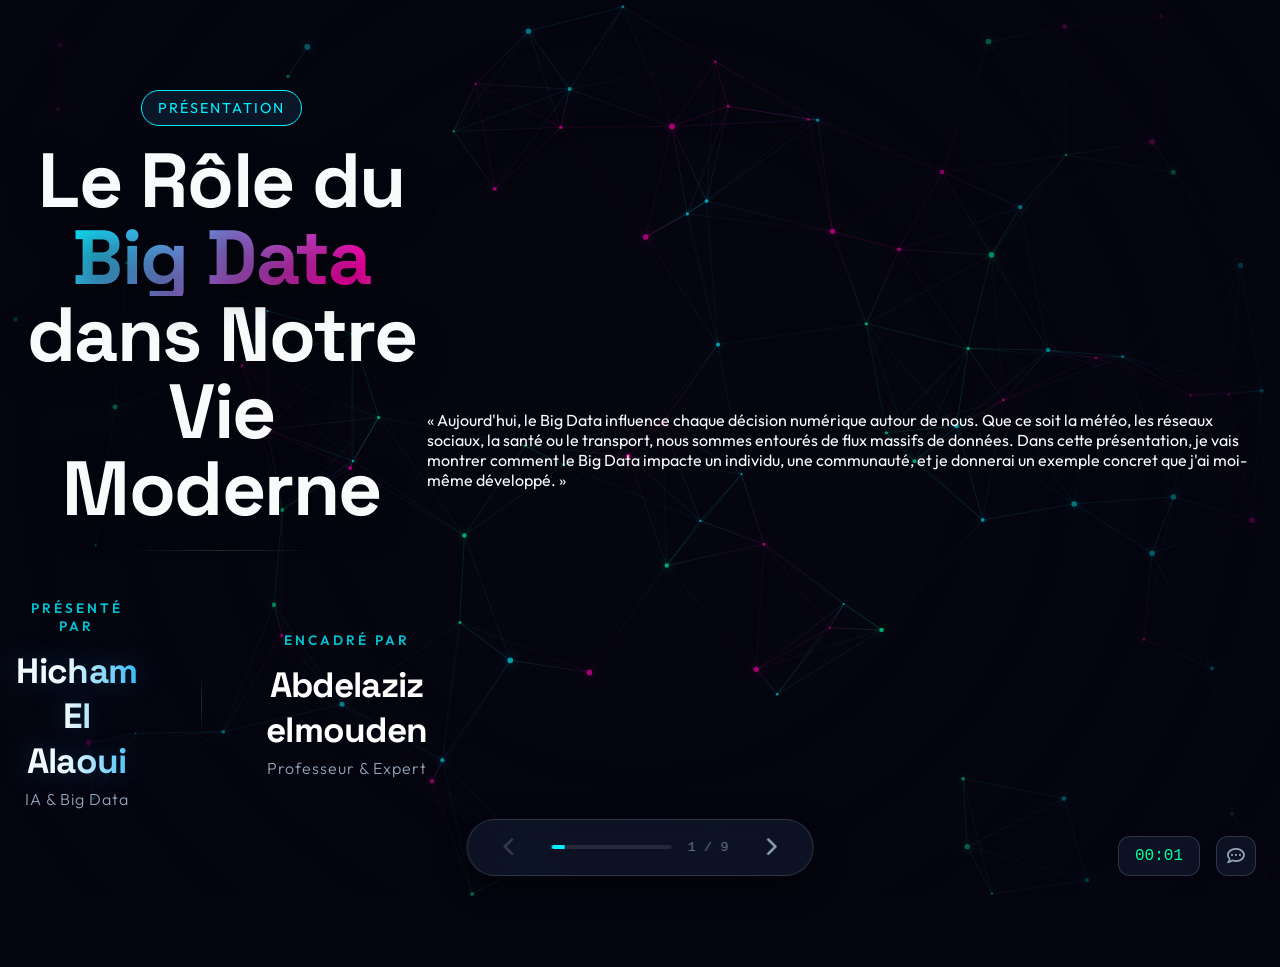
<file: index.html>
<!DOCTYPE html>
<html lang="fr">

<head>
    <meta charset="UTF-8">
    <meta name="viewport" content="width=device-width, initial-scale=1.0">
    <title>Le Rôle du Big Data - Hicham El Alaoui</title>
    <link rel="preconnect" href="https://fonts.googleapis.com">
    <link rel="preconnect" href="https://fonts.gstatic.com" crossorigin>
    <link
        href="https://fonts.googleapis.com/css2?family=Outfit:wght@300;400;500;700&family=Space+Grotesk:wght@300;400;600;700&display=swap"
        rel="stylesheet">
    <link rel="stylesheet" href="style.css">
    <link rel="stylesheet" href="https://cdnjs.cloudflare.com/ajax/libs/font-awesome/6.4.0/css/all.min.css">
</head>

<body>

    <!-- Canvas for Particle Network -->
    <canvas id="bg-canvas"></canvas>
    <div class="vignette"></div>

    <main id="presentation">

        <!-- SLIDE 1: Title -->
        <section class="slide active" id="slide-1">
            <div class="content-wrapper">
                <div class="hero-content">
                    <div class="tag">Présentation</div>
                    <h1 class="main-title">Le Rôle du <span class="gradient-text">Big Data</span><br>dans Notre Vie
                        Moderne</h1>
                    <div class="divider"></div>

                    <div class="people-container">
                        <div class="person-block presenter">
                            <span class="role-label">Présenté par</span>
                            <h2 class="person-name">Hicham El Alaoui</h2>
                            <span class="person-title">IA & Big Data</span>
                        </div>

                        <div class="vertical-line"></div>

                        <div class="person-block supervisor">
                            <span class="role-label">Encadré par</span>
                            <h2 class="person-name">Abdelaziz elmouden</h2>
                            <span class="person-title">Professeur & Expert</span>
                        </div>
                    </div>

                </div>
            </div>
            <div class="speaker-notes">
                <p>« Aujourd'hui, le Big Data influence chaque décision numérique autour de nous. Que ce soit la météo,
                    les réseaux sociaux, la santé ou le transport, nous sommes entourés de flux massifs de données. Dans
                    cette présentation, je vais montrer comment le Big Data impacte un individu, une communauté, et je
                    donnerai un exemple concret que j'ai moi-même développé. »</p>
            </div>
        </section>

        <!-- SLIDE 2: Definition -->
        <section class="slide" id="slide-2">
            <div class="content-wrapper">
                <h2 class="slide-title">Le Big Data c'est quoi ?</h2>
                <div class="big-concept">
                    <div class="concept-circle">
                        <span class="v-letter">5V</span>
                        <div class="orbit"></div>
                    </div>
                    <div class="v-list">
                        <div class="v-item">
                            <div class="icon-box"><i class="fa-solid fa-database"></i></div> <span>Volume</span>
                        </div>
                        <div class="v-item">
                            <div class="icon-box"><i class="fa-solid fa-gauge-high"></i></div> <span>Vitesse</span>
                        </div>
                        <div class="v-item">
                            <div class="icon-box"><i class="fa-solid fa-layer-group"></i></div> <span>Variété</span>
                        </div>
                        <div class="v-item">
                            <div class="icon-box"><i class="fa-solid fa-check-double"></i></div> <span>Véracité</span>
                        </div>
                        <div class="v-item">
                            <div class="icon-box"><i class="fa-solid fa-gem"></i></div> <span>Valeur</span>
                        </div>
                    </div>
                </div>
            </div>
            <div class="speaker-notes">
                <p>« On parle de Big Data lorsque les données sont trop grandes, trop rapides ou trop complexes pour
                    être traitées avec les outils classiques. Les technologies Big Data permettent de capturer, stocker
                    et analyser ces flux en temps réel. »</p>
            </div>
        </section>

        <!-- SLIDE 3: Impact Individual -->
        <section class="slide" id="slide-3">
            <div class="content-wrapper">
                <h2 class="slide-title">Impact sur l'Individu</h2>
                <div class="cards-grid">
                    <div class="card">
                        <div class="card-glow"></div>
                        <div class="icon"><i class="fa-brands fa-tiktok"></i></div>
                        <h3>Recommandations</h3>
                        <p>TikTok, Netflix</p>
                    </div>
                    <div class="card">
                        <div class="card-glow"></div>
                        <div class="icon"><i class="fa-solid fa-map-location-dot"></i></div>
                        <h3>Navigation</h3>
                        <p>Google Maps (Trafic réel)</p>
                    </div>
                    <div class="card">
                        <div class="card-glow"></div>
                        <div class="icon"><i class="fa-solid fa-shield-halved"></i></div>
                        <h3>Sécurité</h3>
                        <p>Détection fraude bancaire</p>
                    </div>
                    <div class="card">
                        <div class="card-glow"></div>
                        <div class="icon"><i class="fa-solid fa-cloud-sun"></i></div>
                        <h3>Météo</h3>
                        <p>Prévisions ultra précises</p>
                    </div>
                    <div class="card">
                        <div class="card-glow"></div>
                        <div class="icon"><i class="fa-solid fa-heart-pulse"></i></div>
                        <h3>Santé</h3>
                        <p>Suivi cardiaque, sommeil</p>
                    </div>
                </div>
            </div>
            <div class="speaker-notes">
                <p>« Chaque individu interagit avec des systèmes Big Data sans s'en rendre compte. La météo qu'il
                    consulte, les trajets proposés, les promotions qu'il reçoit — tout est basé sur l'analyse de
                    milliards de données. »</p>
            </div>
        </section>

        <!-- SLIDE 4: Impact Society -->
        <section class="slide" id="slide-4">
            <div class="content-wrapper">
                <h2 class="slide-title">Impact sur la Société</h2>
                <div class="list-layout">
                    <div class="list-item">
                        <span class="emoji">📉</span>
                        <div class="text">
                            <h3>Prévention des catastrophes</h3>
                            <p>Anticipation climatique et gestion des risques</p>
                        </div>
                    </div>
                    <div class="list-item">
                        <span class="emoji">🚌</span>
                        <div class="text">
                            <h3>Transport Public</h3>
                            <p>Optimisation des flux et trajets</p>
                        </div>
                    </div>
                    <div class="list-item">
                        <span class="emoji">🏥</span>
                        <div class="text">
                            <h3>Santé Publique</h3>
                            <p>Gestion hospitalière intelligente</p>
                        </div>
                    </div>
                    <div class="list-item">
                        <span class="emoji">📈</span>
                        <div class="text">
                            <h3>Politique</h3>
                            <p>Décisions basées sur les données</p>
                        </div>
                    </div>
                    <div class="list-item">
                        <span class="emoji">📰</span>
                        <div class="text">
                            <h3>Société</h3>
                            <p>Analyse globale des tendances sociales</p>
                        </div>
                    </div>
                </div>
            </div>
            <div class="speaker-notes">
                <p>« Le Big Data ne sert pas seulement les individus : il aide aussi les gouvernements, les villes et
                    les entreprises à prendre de meilleures décisions. »</p>
            </div>
        </section>

        <!-- SLIDE 5: Concrete Example -->
        <section class="slide" id="slide-5">
            <div class="content-wrapper">
                <h2 class="slide-title">Exemple Concret : Mon Projet</h2>
                <div class="project-showcase">
                    <h3 class="project-name">🌤️ Real-Time Weather Streaming Pipeline</h3>

                    <div class="pipeline-container">
                        <!-- Pipeline Animation -->
                        <div class="pipeline-track">
                            <div class="data-packet p1"></div>
                            <div class="data-packet p2"></div>
                            <div class="data-packet p3"></div>
                        </div>

                        <div class="pipeline-nodes">
                            <div class="node">
                                <div class="node-icon python"><i class="fa-brands fa-python"></i></div>
                                <div class="node-label">Python</div>
                                <div class="node-desc">Source (1s)</div>
                            </div>
                            <div class="connector">
                                <div class="flow-line"></div>
                            </div>
                            <div class="node">
                                <div class="node-icon kafka">K</div>
                                <div class="node-label">Kafka</div>
                                <div class="node-desc">Streaming</div>
                            </div>
                            <div class="connector">
                                <div class="flow-line"></div>
                            </div>
                            <div class="node">
                                <div class="node-icon streamlit">S</div>
                                <div class="node-label">Streamlit</div>
                                <div class="node-desc">Dashboard</div>
                            </div>
                        </div>
                    </div>

                    <div class="tech-stack-future">
                        <span class="badge">Roadmap</span>
                        <span class="tech"><i class="fa-brands fa-microsoft"></i> Azure Event Hub</span>
                        <span class="tech"><i class="fa-solid fa-database"></i> PostgreSQL</span>
                        <span class="tech"><i class="fa-solid fa-chart-simple"></i> Power BI</span>
                    </div>

                    <ul class="benefits-list">
                        <li><i class="fa-solid fa-check"></i> Visualisation Live</li>
                        <li><i class="fa-solid fa-check"></i> Anticipation Risques</li>
                        <li><i class="fa-solid fa-check"></i> Évolutif</li>
                    </ul>
                </div>
            </div>
            <div class="speaker-notes">
                <p>« Voici un exemple réel que j'ai développé : un système complet de streaming météo en temps réel
                    utilisant Kafka. Python récupère la météo, Kafka la diffuse, et Streamlit l'affiche. »</p>
            </div>
        </section>

        <!-- SLIDE 6: Why this example -->
        <section class="slide" id="slide-6">
            <div class="content-wrapper">
                <h2 class="slide-title">La Force du Big Data</h2>
                <div class="split-layout">
                    <div class="left-panel">
                        <h3>Une simple donnée devient puissante grâce à :</h3>
                        <ul class="power-list">
                            <li><i class="fa-solid fa-bolt"></i> Temps réel</li>
                            <li><i class="fa-solid fa-magnifying-glass-chart"></i> Analyse</li>
                            <li><i class="fa-solid fa-chart-pie"></i> Visualisation</li>
                            <li><i class="fa-solid fa-stopwatch"></i> Décision rapide</li>
                        </ul>
                    </div>
                    <div class="right-panel">
                        <h3>Même principe utilisé par :</h3>
                        <div class="logos-grid">
                            <div class="logo-item"><i class="fa-brands fa-google"></i> Google Weather</div>
                            <div class="logo-item"><i class="fa-solid fa-cloud"></i> Météo France</div>
                            <div class="logo-item"><i class="fa-solid fa-plane"></i> Aéroports</div>
                            <div class="logo-item"><i class="fa-brands fa-uber"></i> Uber / Glovo</div>
                        </div>
                    </div>
                </div>
            </div>
            <div class="speaker-notes">
                <p>« Ce projet montre comment une simple donnée météo peut devenir un outil puissant. Ce pipeline est le
                    même principe utilisé par les géants de la tech. »</p>
            </div>
        </section>

        <!-- SLIDE 7: Future -->
        <section class="slide" id="slide-7">
            <div class="content-wrapper">
                <h2 class="slide-title">L'Avenir du Big Data</h2>
                <div class="trends-container">
                    <div class="trend-bubble t1">
                        <i class="fa-solid fa-brain"></i>
                        <span>IA + Big Data</span>
                    </div>
                    <div class="trend-bubble t2">
                        <i class="fa-solid fa-microchip"></i>
                        <span>Edge Computing</span>
                    </div>
                    <div class="trend-bubble t3">
                        <i class="fa-solid fa-city"></i>
                        <span>Smart Cities</span>
                    </div>
                    <div class="trend-bubble t4">
                        <i class="fa-solid fa-wifi"></i>
                        <span>IoT</span>
                    </div>
                    <div class="trend-bubble t5">
                        <i class="fa-solid fa-scale-balanced"></i>
                        <span>Data Ethics</span>
                    </div>
                </div>
            </div>
            <div class="speaker-notes">
                <p>« L'avenir sera construit par des systèmes capables de comprendre le monde en temps réel. Nous sommes
                    seulement au début. »</p>
            </div>
        </section>

        <!-- SLIDE 8: Conclusion -->
        <section class="slide" id="slide-8">
            <div class="content-wrapper">
                <div class="quote-container">
                    <i class="fa-solid fa-quote-left quote-icon"></i>
                    <p class="quote-text">Le Big Data n'est pas seulement une technologie.<br>C'est un <span
                            class="highlight">nouvel organe</span> pour la société.</p>
                    <div class="quote-author">
                        <p>Si nous savons le maîtriser, il nous permettra de construire un monde plus intelligent.</p>
                        <p><strong>Tout commence avec de petits projets.</strong></p>
                    </div>
                </div>
            </div>
            <div class="speaker-notes">
                <p>« Le Big Data n'est pas seulement une technologie. C'est un nouvel organe pour la société. »</p>
            </div>
        </section>

        <!-- SLIDE 9: Merci -->
        <section class="slide" id="slide-9">
            <div class="content-wrapper">
                <div class="thank-you-container">
                    <div class="thank-circle">
                        <i class="fa-solid fa-check"></i>
                    </div>
                    <h1 class="end-title">Merci pour votre attention</h1>
                    <div class="contact-info">
                        <div class="contact-item"><i class="fa-brands fa-linkedin"></i> Hicham El Alaoui</div>
                        <div class="contact-item"><i class="fa-solid fa-envelope"></i> elalaouih474@gmail.com</div>
                    </div>
                </div>
            </div>
            <div class="speaker-notes">
                <p>« Merci à tous pour votre écoute. Je suis disponible pour vos questions. »</p>
            </div>
        </section>

    </main>

    <div class="controls">
        <button id="prev-btn" class="nav-btn"><i class="fa-solid fa-chevron-left"></i></button>
        <div class="progress-container">
            <div class="progress-bar">
                <div class="progress-fill" id="progress-fill"></div>
            </div>
            <div class="slide-counter"><span id="current-slide-num">1</span> / <span id="total-slides-num">9</span>
            </div>
        </div>
        <button id="next-btn" class="nav-btn"><i class="fa-solid fa-chevron-right"></i></button>
    </div>

    <div class="presenter-tools">
        <div class="timer" id="presentation-timer">00:00</div>
        <button id="toggle-notes-btn"><i class="fa-regular fa-comment-dots"></i></button>
    </div>

    <div id="notes-display" class="notes-overlay hidden">
        <div class="notes-header">
            <h3><i class="fa-solid fa-microphone-lines"></i> Script</h3>
        </div>
        <div class="notes-content">
            <p id="current-note">...</p>
        </div>
    </div>

    <script src="script.js"></script>
</body>

</html>
</file>
<file: style.css>
:root {
    --bg-color: #050510;
    --text-color: #f8fafc;
    --accent-primary: #00f0ff;
    --accent-secondary: #ff00aa;
    --accent-tertiary: #00ff9d;
    --card-bg: linear-gradient(145deg, rgba(30, 41, 59, 0.6), rgba(15, 23, 42, 0.8));
    --glass-border: rgba(255, 255, 255, 0.15);
    --font-main: 'Outfit', sans-serif;
    --font-display: 'Space Grotesk', sans-serif;
}

* {
    margin: 0;
    padding: 0;
    box-sizing: border-box;
}

body {
    background-color: var(--bg-color);
    color: var(--text-color);
    font-family: var(--font-main);
    overflow: hidden;
    height: 100vh;
    width: 100vw;
}

/* Canvas Background */
#bg-canvas {
    position: fixed;
    top: 0;
    left: 0;
    width: 100%;
    height: 100%;
    z-index: -2;
}

.vignette {
    position: fixed;
    top: 0;
    left: 0;
    width: 100%;
    height: 100%;
    z-index: -1;
    background: radial-gradient(circle, transparent 40%, #050510 100%);
    pointer-events: none;
}

/* Main Layout */
main {
    height: 100vh;
    width: 100vw;
    position: relative;
    z-index: 1;
}

.slide {
    position: absolute;
    top: 0;
    left: 0;
    width: 100%;
    height: 100%;
    opacity: 0;
    visibility: hidden;
    transition: all 0.8s cubic-bezier(0.2, 0.8, 0.2, 1);
    transform: scale(1.1) translateY(20px);
    filter: blur(10px);
    display: flex;
    justify-content: center;
    align-items: center;
    padding: 1rem;
}

.slide.active {
    opacity: 1;
    visibility: visible;
    transform: scale(1) translateY(0);
    filter: blur(0);
}

.content-wrapper {
    max-width: 1200px;
    width: 100%;
    text-align: center;
    max-height: 90vh;
    display: flex;
    flex-direction: column;
    justify-content: center;
    align-items: center;
}

/* Typography */
h1,
h2,
h3 {
    font-family: var(--font-display);
    letter-spacing: -0.02em;
}

.tag {
    display: inline-block;
    padding: 0.5rem 1rem;
    border: 1px solid var(--accent-primary);
    border-radius: 50px;
    color: var(--accent-primary);
    font-size: 0.9rem;
    text-transform: uppercase;
    letter-spacing: 2px;
    margin-bottom: 1rem;
    background: rgba(56, 189, 248, 0.1);
}

.main-title {
    font-size: clamp(3rem, 6vw, 5.5rem);
    font-weight: 700;
    line-height: 1;
    margin-bottom: 1.5rem;
    text-shadow: 0 10px 30px rgba(0, 0, 0, 0.5);
}

.gradient-text {
    background: linear-gradient(135deg, var(--accent-primary), var(--accent-secondary), var(--accent-tertiary));
    background-size: 200% auto;
    animation: shine 4s linear infinite;
    background-clip: text;
    -webkit-background-clip: text;
    -webkit-text-fill-color: transparent;
    position: relative;
    display: inline-block;
}

.divider {
    height: 1px;
    width: 200px;
    background: linear-gradient(90deg, transparent, var(--glass-border), transparent);
    margin: 1.5rem auto;
}

/* Slide 1: People Container */
.people-container {
    display: flex;
    justify-content: center;
    align-items: center;
    gap: 4rem;
    margin-top: 3rem;
    flex-direction: row;
    width: 100%;
}

.person-block {
    text-align: center;
    opacity: 0;
    animation: fadeInUp 0.8s cubic-bezier(0.2, 0.8, 0.2, 1) forwards;
    position: relative;
}

.presenter {
    animation-delay: 0.3s;
}

.supervisor {
    animation-delay: 0.6s;
}

.role-label {
    display: block;
    font-size: 0.85rem;
    color: var(--accent-primary);
    text-transform: uppercase;
    letter-spacing: 3px;
    margin-bottom: 0.8rem;
    font-weight: 600;
    opacity: 0.8;
}

.person-name {
    font-size: 2.2rem;
    margin-bottom: 0.4rem;
    color: #fff;
    font-weight: 700;
    position: relative;
    display: inline-block;
}

/* Pro Animation for Hicham's Name */
.presenter .person-name {
    background: linear-gradient(to right, #fff 20%, #38bdf8 50%, #fff 80%);
    background-size: 200% auto;
    background-clip: text;
    -webkit-background-clip: text;
    -webkit-text-fill-color: transparent;
    animation: shine 4s linear infinite;
    text-shadow: 0 0 30px rgba(56, 189, 248, 0.3);
}

.person-title {
    font-size: 1rem;
    color: #94a3b8;
    font-weight: 300;
    letter-spacing: 1px;
}

.vertical-line {
    width: 1px;
    height: 60px;
    background: linear-gradient(to bottom, transparent, var(--glass-border), transparent);
    opacity: 0;
    animation: fadeIn 1s forwards 0.5s;
}

/* Slide Titles */
.slide-title {
    font-size: clamp(2.5rem, 5vw, 3.5rem);
    margin-bottom: 2rem;
    color: #fff;
    position: relative;
    display: inline-block;
}

.slide-title::after {
    content: '';
    position: absolute;
    bottom: -10px;
    left: 50%;
    transform: translateX(-50%);
    width: 60px;
    height: 4px;
    background: var(--accent-primary);
    border-radius: 2px;
}

/* Slide 2: 5V */
.big-concept {
    display: flex;
    align-items: center;
    justify-content: center;
    gap: 4rem;
    flex-wrap: wrap;
}

.concept-circle {
    width: clamp(150px, 20vw, 220px);
    height: clamp(150px, 20vw, 220px);
    border-radius: 50%;
    background: linear-gradient(135deg, rgba(56, 189, 248, 0.1), rgba(168, 85, 247, 0.1));
    border: 1px solid var(--accent-primary);
    display: flex;
    align-items: center;
    justify-content: center;
    position: relative;
    box-shadow: 0 0 60px rgba(56, 189, 248, 0.2);
}

.orbit {
    position: absolute;
    width: 100%;
    height: 100%;
    border-radius: 50%;
    border: 2px dashed var(--accent-secondary);
    animation: spin 10s linear infinite;
}

.v-letter {
    font-size: clamp(3rem, 8vw, 5rem);
    font-weight: 800;
    background: linear-gradient(to bottom, #fff, #94a3b8);
    background-clip: text;
    -webkit-background-clip: text;
    -webkit-text-fill-color: transparent;
    z-index: 2;
}

.v-list {
    text-align: left;
    display: flex;
    flex-direction: column;
    gap: 1rem;
}

.v-item {
    display: flex;
    align-items: center;
    gap: 1rem;
    font-size: clamp(1.2rem, 2vw, 1.8rem);
    opacity: 0;
    transform: translateX(30px);
    animation: slideInRight 0.5s forwards;
}

.slide.active .v-item:nth-child(1) {
    animation-delay: 0.2s;
}

.slide.active .v-item:nth-child(2) {
    animation-delay: 0.3s;
}

.slide.active .v-item:nth-child(3) {
    animation-delay: 0.4s;
}

.slide.active .v-item:nth-child(4) {
    animation-delay: 0.5s;
}

.slide.active .v-item:nth-child(5) {
    animation-delay: 0.6s;
}

.icon-box {
    width: 40px;
    height: 40px;
    background: rgba(255, 255, 255, 0.05);
    border-radius: 12px;
    display: flex;
    align-items: center;
    justify-content: center;
    color: var(--accent-tertiary);
    font-size: 1rem;
}

/* Slide 3: Cards */
.cards-grid {
    display: grid;
    grid-template-columns: repeat(auto-fit, minmax(180px, 1fr));
    gap: 1.5rem;
    width: 100%;
}

.card {
    background: var(--card-bg);
    border: 1px solid var(--glass-border);
    padding: 1.5rem;
    border-radius: 20px;
    backdrop-filter: blur(20px);
    transition: all 0.4s;
    position: relative;
    overflow: hidden;
}

.card-glow {
    position: absolute;
    top: 0;
    left: 0;
    width: 100%;
    height: 100%;
    background: radial-gradient(circle at 50% 0%, rgba(56, 189, 248, 0.2), transparent 70%);
    opacity: 0;
    transition: opacity 0.4s;
}

.card:hover {
    transform: translateY(-10px);
    border-color: var(--accent-primary);
    box-shadow: 0 20px 40px rgba(0, 0, 0, 0.3);
}

.card:hover .card-glow {
    opacity: 1;
}

.card .icon {
    font-size: 2.5rem;
    margin-bottom: 1rem;
    color: var(--accent-secondary);
}

.card h3 {
    margin-bottom: 0.5rem;
    color: #fff;
    font-size: 1.1rem;
}

.card p {
    color: #94a3b8;
    font-size: 0.9rem;
    line-height: 1.4;
}

/* Slide 4: List */
.list-layout {
    display: grid;
    grid-template-columns: 1fr 1fr;
    gap: 1.5rem;
    text-align: left;
    width: 100%;
}

.list-item {
    background: linear-gradient(90deg, rgba(255, 255, 255, 0.03), transparent);
    padding: 1.2rem;
    border-radius: 16px;
    display: flex;
    align-items: center;
    gap: 1.2rem;
    border-left: 4px solid transparent;
    transition: all 0.3s;
}

.list-item:hover {
    border-left-color: var(--accent-tertiary);
    background: linear-gradient(90deg, rgba(45, 212, 191, 0.1), transparent);
}

.list-item .emoji {
    font-size: 2rem;
}

.list-item h3 {
    color: var(--accent-tertiary);
    margin-bottom: 0.2rem;
    font-size: 1.1rem;
}

.list-item p {
    font-size: 0.9rem;
}

/* Slide 5: Pipeline Animation */
.project-showcase {
    background: rgba(0, 0, 0, 0.3);
    border: 1px solid var(--glass-border);
    border-radius: 30px;
    padding: 2rem;
    backdrop-filter: blur(10px);
    width: 100%;
}

.project-name {
    font-size: 1.8rem;
    margin-bottom: 2rem;
    background: linear-gradient(to right, #fff, #94a3b8);
    background-clip: text;
    -webkit-background-clip: text;
    -webkit-text-fill-color: transparent;
}

.pipeline-container {
    position: relative;
    margin: 3rem 0;
    padding: 0 1rem;
}

.pipeline-nodes {
    display: flex;
    justify-content: space-between;
    align-items: center;
    position: relative;
    z-index: 2;
}

.node {
    display: flex;
    flex-direction: column;
    align-items: center;
    gap: 0.8rem;
    width: 100px;
}

.node-icon {
    width: 70px;
    height: 70px;
    border-radius: 20px;
    display: flex;
    align-items: center;
    justify-content: center;
    font-size: 2.5rem;
    background: #1e293b;
    border: 1px solid var(--glass-border);
    box-shadow: 0 10px 30px rgba(0, 0, 0, 0.3);
    transition: transform 0.3s;
}

.node:hover .node-icon {
    transform: scale(1.1);
    border-color: var(--accent-primary);
}

.node-icon.python {
    color: #ffd343;
}

.node-icon.kafka {
    color: #fff;
    background: #000;
}

.node-icon.streamlit {
    color: #ff4b4b;
}

.node-label {
    font-weight: 700;
    font-size: 1rem;
}

.node-desc {
    font-size: 0.75rem;
    color: #64748b;
}

.connector {
    flex: 1;
    height: 2px;
    background: #334155;
    position: relative;
    margin: 0 0.5rem;
    top: -20px;
}

.pipeline-track {
    position: absolute;
    top: 35px;
    left: 60px;
    right: 60px;
    height: 4px;
    z-index: 1;
    pointer-events: none;
}

.data-packet {
    position: absolute;
    width: 10px;
    height: 10px;
    background: var(--accent-primary);
    border-radius: 50%;
    box-shadow: 0 0 15px var(--accent-primary);
    top: -4px;
    opacity: 0;
}

.p1 {
    animation: flowData 3s infinite linear;
}

.p2 {
    animation: flowData 3s infinite linear 1s;
}

.p3 {
    animation: flowData 3s infinite linear 2s;
}

.tech-stack-future {
    display: flex;
    justify-content: center;
    gap: 0.8rem;
    margin-top: 2rem;
    flex-wrap: wrap;
}

.badge {
    background: var(--accent-secondary);
    padding: 0.2rem 0.8rem;
    border-radius: 20px;
    font-size: 0.8rem;
    font-weight: bold;
}

.tech {
    background: rgba(255, 255, 255, 0.05);
    padding: 0.5rem 1rem;
    border-radius: 10px;
    font-size: 0.85rem;
    border: 1px solid transparent;
    transition: all 0.3s;
}

.tech:hover {
    border-color: var(--accent-secondary);
    background: rgba(168, 85, 247, 0.1);
}

.benefits-list {
    list-style: none;
    margin-top: 1.5rem;
    display: flex;
    justify-content: center;
    gap: 1.5rem;
    flex-wrap: wrap;
}

.benefits-list li {
    color: var(--accent-primary);
    font-weight: 500;
    font-size: 0.9rem;
}

.benefits-list i {
    margin-right: 0.5rem;
}

/* Slide 6: Split */
.split-layout {
    display: flex;
    gap: 3rem;
    text-align: left;
    width: 100%;
}

.left-panel,
.right-panel {
    flex: 1;
    background: rgba(255, 255, 255, 0.02);
    padding: 2rem;
    border-radius: 20px;
    border: 1px solid var(--glass-border);
}

.power-list {
    list-style: none;
    margin-top: 1.5rem;
}

.power-list li {
    font-size: 1.2rem;
    margin-bottom: 1.2rem;
    display: flex;
    align-items: center;
    gap: 1rem;
    color: #e2e8f0;
}

.power-list i {
    color: var(--accent-primary);
}

.logos-grid {
    display: grid;
    grid-template-columns: 1fr 1fr;
    gap: 1rem;
    margin-top: 1.5rem;
}

.logo-item {
    background: #1e293b;
    padding: 1.2rem;
    text-align: center;
    border-radius: 14px;
    font-weight: 600;
    color: #cbd5e1;
    display: flex;
    flex-direction: column;
    align-items: center;
    gap: 0.5rem;
    font-size: 0.9rem;
    transition: transform 0.3s;
}

.logo-item:hover {
    transform: translateY(-5px);
    background: #334155;
    color: #fff;
}

.logo-item i {
    font-size: 1.5rem;
    color: var(--accent-secondary);
}

/* Slide 7: Trends */
.trends-container {
    display: flex;
    flex-wrap: wrap;
    justify-content: center;
    gap: 1.5rem;
    max-width: 900px;
    margin: 0 auto;
}

.trend-bubble {
    width: clamp(140px, 18vw, 180px);
    height: clamp(140px, 18vw, 180px);
    border-radius: 50%;
    display: flex;
    flex-direction: column;
    align-items: center;
    justify-content: center;
    gap: 0.8rem;
    background: rgba(255, 255, 255, 0.03);
    border: 1px solid var(--glass-border);
    backdrop-filter: blur(10px);
    transition: all 0.4s cubic-bezier(0.175, 0.885, 0.32, 1.275);
    cursor: pointer;
}

.trend-bubble i {
    font-size: 2rem;
    color: #94a3b8;
    transition: color 0.3s;
}

.trend-bubble span {
    font-weight: 600;
    color: #e2e8f0;
    font-size: 0.9rem;
    text-align: center;
}

.trend-bubble:hover {
    transform: scale(1.15);
    background: var(--accent-primary);
    border-color: var(--accent-primary);
    box-shadow: 0 0 40px rgba(56, 189, 248, 0.4);
}

.trend-bubble:hover i,
.trend-bubble:hover span {
    color: #0f172a;
}

/* Slide 8: Quote */
.quote-container {
    max-width: 900px;
    margin: 0 auto;
    position: relative;
    padding: 0 2rem;
}

.quote-icon {
    font-size: 4rem;
    color: var(--accent-secondary);
    opacity: 0.3;
    position: absolute;
    top: -40px;
    left: -40px;
}

.quote-text {
    font-size: clamp(2rem, 4vw, 3rem);
    line-height: 1.3;
    font-weight: 300;
    margin-bottom: 3rem;
}

.highlight {
    color: var(--accent-secondary);
    font-weight: 600;
}

.quote-author {
    font-size: 1.2rem;
    color: #94a3b8;
}

/* Slide 9: Thank You */
.thank-you-container {
    display: flex;
    flex-direction: column;
    align-items: center;
    gap: 2rem;
}

.thank-circle {
    width: 100px;
    height: 100px;
    border-radius: 50%;
    background: var(--accent-primary);
    display: flex;
    align-items: center;
    justify-content: center;
    font-size: 3rem;
    color: #0f172a;
    box-shadow: 0 0 40px rgba(56, 189, 248, 0.5);
    animation: popIn 0.6s cubic-bezier(0.175, 0.885, 0.32, 1.275);
}

.end-title {
    font-size: clamp(3rem, 6vw, 5rem);
    background: linear-gradient(to right, var(--accent-primary), var(--accent-tertiary));
    background-clip: text;
    -webkit-background-clip: text;
    -webkit-text-fill-color: transparent;
    margin-bottom: 2rem;
}

.contact-info {
    display: flex;
    gap: 2rem;
    flex-wrap: wrap;
    justify-content: center;
}

.contact-item {
    font-size: 1.2rem;
    color: #94a3b8;
    display: flex;
    align-items: center;
    gap: 0.8rem;
    background: rgba(255, 255, 255, 0.05);
    padding: 0.8rem 1.5rem;
    border-radius: 50px;
    border: 1px solid var(--glass-border);
}

/* Controls */
.controls {
    position: fixed;
    bottom: 1.5rem;
    left: 50%;
    transform: translateX(-50%);
    display: flex;
    align-items: center;
    gap: 1.5rem;
    z-index: 100;
    background: rgba(15, 23, 42, 0.8);
    padding: 0.6rem 1.5rem;
    border-radius: 50px;
    backdrop-filter: blur(20px);
    border: 1px solid var(--glass-border);
    box-shadow: 0 10px 30px rgba(0, 0, 0, 0.5);
}

.nav-btn {
    background: none;
    border: none;
    color: #94a3b8;
    font-size: 1.2rem;
    cursor: pointer;
    transition: all 0.3s;
    width: 36px;
    height: 36px;
    border-radius: 50%;
    display: flex;
    align-items: center;
    justify-content: center;
}

.nav-btn:hover {
    background: rgba(255, 255, 255, 0.1);
    color: #fff;
}

.progress-container {
    display: flex;
    align-items: center;
    gap: 1rem;
}

.progress-bar {
    width: 120px;
    height: 4px;
    background: rgba(255, 255, 255, 0.1);
    border-radius: 2px;
    overflow: hidden;
}

.progress-fill {
    height: 100%;
    background: var(--accent-primary);
    width: 0%;
    transition: width 0.3s;
}

.slide-counter {
    font-family: monospace;
    color: #64748b;
    font-size: 0.85rem;
}

/* Presenter Tools */
.presenter-tools {
    position: fixed;
    bottom: 1.5rem;
    right: 1.5rem;
    display: flex;
    gap: 1rem;
    z-index: 100;
}

.timer {
    background: rgba(15, 23, 42, 0.8);
    padding: 0.6rem 1rem;
    border-radius: 12px;
    border: 1px solid var(--glass-border);
    font-family: monospace;
    font-size: 1rem;
    color: var(--accent-tertiary);
    backdrop-filter: blur(10px);
}

#toggle-notes-btn {
    background: rgba(15, 23, 42, 0.8);
    border: 1px solid var(--glass-border);
    color: #94a3b8;
    width: 40px;
    height: 40px;
    border-radius: 12px;
    cursor: pointer;
    transition: all 0.3s;
    display: flex;
    align-items: center;
    justify-content: center;
    font-size: 1.1rem;
}

#toggle-notes-btn:hover {
    border-color: var(--accent-primary);
    color: var(--accent-primary);
}

.notes-overlay {
    position: fixed;
    bottom: 7rem;
    right: 2rem;
    width: 350px;
    background: rgba(15, 23, 42, 0.95);
    border: 1px solid var(--glass-border);
    border-radius: 16px;
    z-index: 99;
    box-shadow: 0 20px 50px rgba(0, 0, 0, 0.5);
    transition: opacity 0.3s, transform 0.3s;
    overflow: hidden;
}

.notes-header {
    background: rgba(255, 255, 255, 0.05);
    padding: 1rem;
    border-bottom: 1px solid var(--glass-border);
}

.notes-header h3 {
    font-size: 0.9rem;
    color: #94a3b8;
    text-transform: uppercase;
    letter-spacing: 1px;
    margin: 0;
}

.notes-content {
    padding: 1.5rem;
}

.notes-overlay.hidden {
    opacity: 0;
    transform: translateY(20px);
    pointer-events: none;
}

/* Animations */
@keyframes fadeInUp {
    from {
        opacity: 0;
        transform: translateY(30px) scale(0.95);
    }

    to {
        opacity: 1;
        transform: translateY(0) scale(1);
    }
}

@keyframes fadeIn {
    from {
        opacity: 0;
    }

    to {
        opacity: 1;
    }
}

@keyframes popIn {
    0% {
        transform: scale(0);
        opacity: 0;
    }

    60% {
        transform: scale(1.1);
        opacity: 1;
    }

    100% {
        transform: scale(1);
        opacity: 1;
    }
}

@keyframes shine {
    to {
        background-position: 200% center;
    }
}

@keyframes spin {
    100% {
        transform: rotate(360deg);
    }
}

@keyframes slideInRight {
    to {
        opacity: 1;
        transform: translateX(0);
    }
}

@keyframes flowData {
    0% {
        left: 0%;
        opacity: 0;
        transform: scale(0.5);
    }

    10% {
        opacity: 1;
        transform: scale(1);
    }

    90% {
        opacity: 1;
        transform: scale(1);
    }

    100% {
        left: 100%;
        opacity: 0;
        transform: scale(0.5);
    }
}

/* Responsive */
@media (max-width: 768px) {
    .main-title {
        font-size: 3rem;
    }

    .big-concept {
        flex-direction: column;
        gap: 2rem;
    }

    .split-layout {
        flex-direction: column;
    }

    .pipeline-nodes {
        flex-direction: column;
        gap: 1.5rem;
    }

    .connector {
        transform: rotate(90deg);
        margin: 0.5rem 0;
        width: 2px;
        height: 20px;
        top: 0;
    }

    .pipeline-track {
        display: none;
    }

    .people-container {
        flex-direction: column;
        gap: 1.5rem;
    }

    .vertical-line {
        width: 80px;
        height: 1px;
    }

    .list-layout {
        grid-template-columns: 1fr;
    }
}

@media (max-height: 700px) {
    .slide {
        padding: 0.5rem;
    }

    .main-title {
        margin-bottom: 1rem;
    }

    .slide-title {
        margin-bottom: 1.5rem;
    }

    .card {
        padding: 1rem;
    }

    .icon-box {
        width: 30px;
        height: 30px;
    }

    .v-item {
        font-size: 1.2rem;
    }
}
</file>
